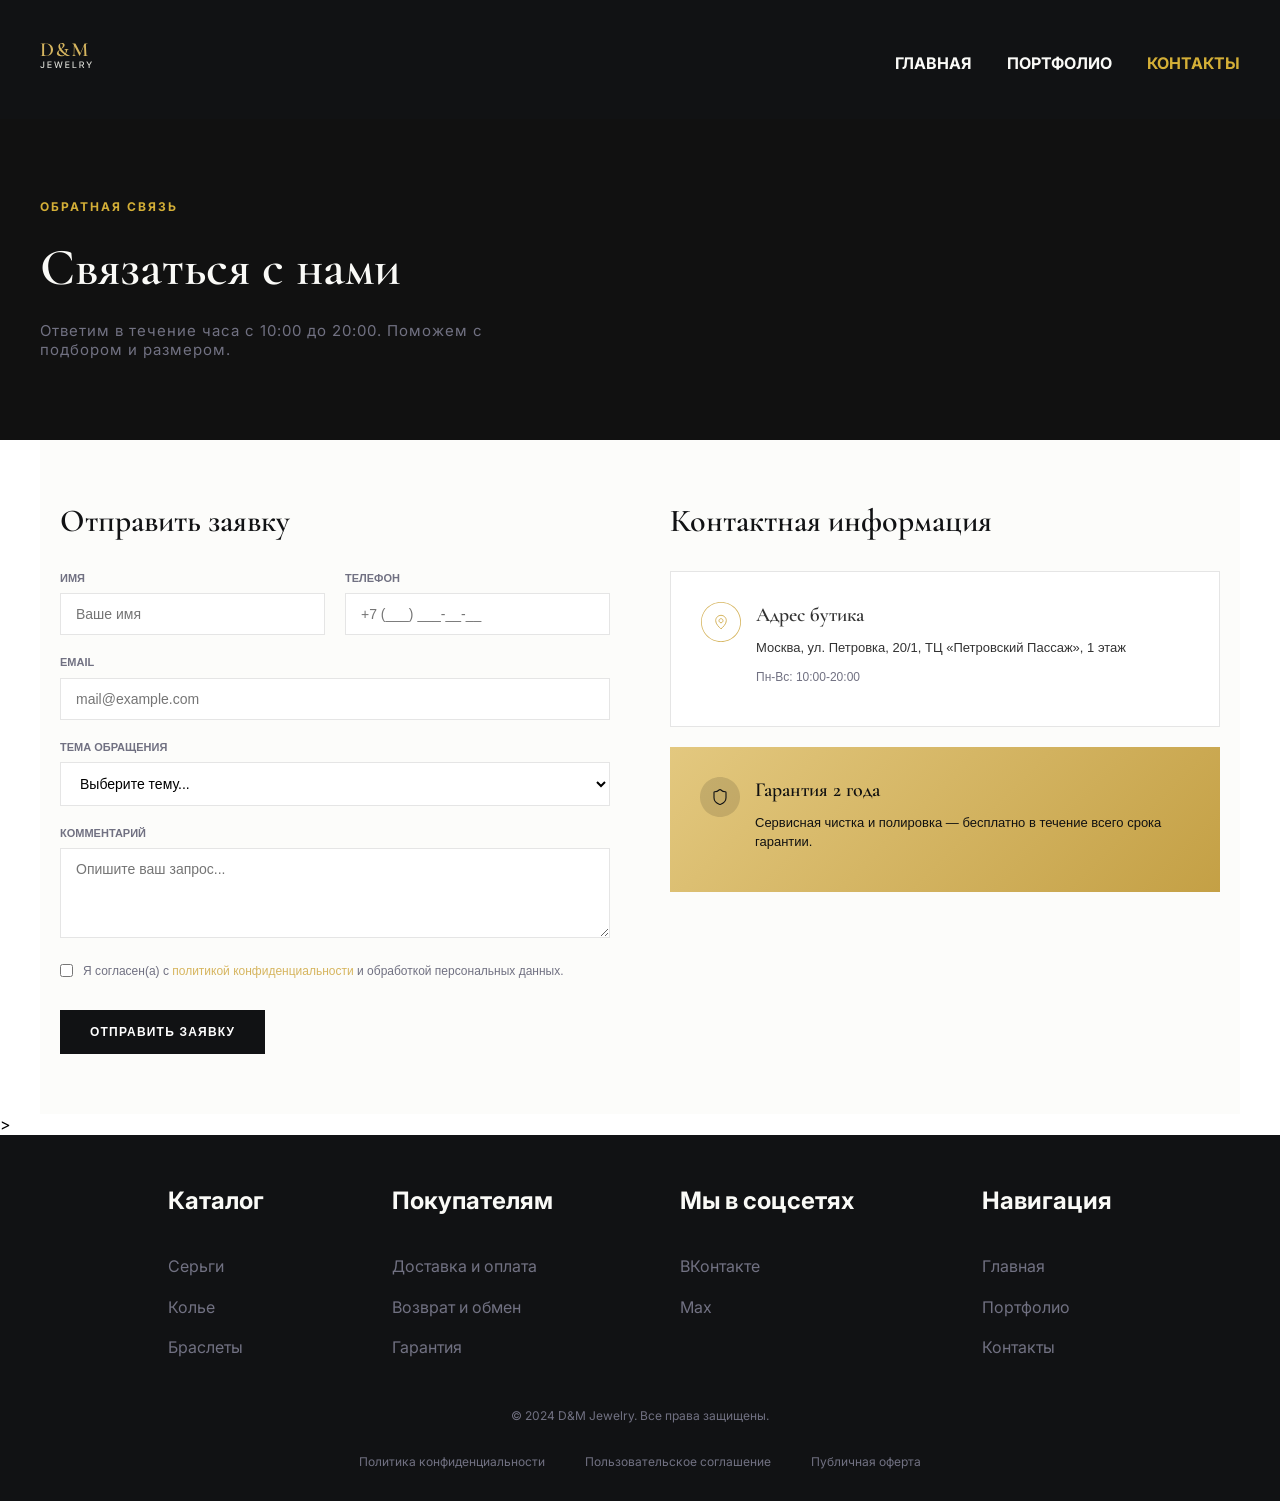
<file: contact.html>
<!DOCTYPE html>
<html lang="en">
<head>
	<meta charset="UTF-8">
	<meta name="viewport" content="width=device-width, initial-scale=1.0">
	<title>Document</title>
	<link rel="preconnect" href="https://fonts.googleapis.com">
<link rel="preconnect" href="https://fonts.gstatic.com" crossorigin>
<link href="https://fonts.googleapis.com/css2?family=Cormorant+Garamond:ital,wght@0,300..700;1,300..700&family=Inter:ital,opsz,wght@0,14..32,100..900;1,14..32,100..900&display=swap" rel="stylesheet">
	<link rel="stylesheet" href="css/style.css">
</head>

<body>
	<div class="wrapper">
	<header class="header">
		<div class="container">
			<div class="header__inner">
				<a href="index.html" class="logo">
					<img src="images/logo.svg" alt="" class="logo__img">
				</a>
<nav class="menu">
  <ul class="menu__list">
    <li class="menu__list-item"><a href="index.html" class="menu__list-link">Главная</a></li>
    <li class="menu__list-item"><a href="portfolio.html" class="menu__list-link">Портфолио</a></li>
    <li class="menu__list-item"><a href="contact.html" class="menu__list-link active">Контакты</a></li>
  </ul>
</nav>

			</div>
		</div>
	</header>
	
	<main class="main">

		
<section class="feedback-section">
    <div class="container">
        <div class="eyebrow">Обратная связь</div>
        <h2 class="title">Связаться с нами</h2>
        <p class="subtitle">Ответим в течение часа с 10:00 до 20:00. Поможем с подбором и размером.</p>
    </div>
</section>


<section class="contact-section">
  <!-- Левая колонка: Форма -->
  <div class="contact-form-wrapper">
    <h2 class="section-title">Отправить заявку</h2>
    <form id="contactForm" class="contact-form">
      
      <div class="form-row">
        <div class="form-group">
          <label for="name">ИМЯ</label>
          <input type="text" id="name" name="name" placeholder="Ваше имя" required>
        </div>
        <div class="form-group">
          <label for="phone">ТЕЛЕФОН</label>
          <input type="tel" id="phone" name="phone" placeholder="+7 (___) ___-__-__" required>
        </div>
      </div>

      <div class="form-group">
        <label for="email">EMAIL</label>
        <input type="email" id="email" name="email" placeholder="mail@example.com" required>
      </div>

      <div class="form-group">
        <label for="subject">ТЕМА ОБРАЩЕНИЯ</label>
        <select id="subject" name="subject">
          <option value="" disabled selected>Выберите тему...</option>
          <option value="consultation">Консультация</option>
          <option value="service">Сервис</option>
        </select>
      </div>

      <div class="form-group">
        <label for="comment">КОММЕНТАРИЙ</label>
        <textarea id="comment" name="comment" rows="4" placeholder="Опишите ваш запрос..."></textarea>
      </div>

      <div class="form-checkbox">
        <input type="checkbox" id="policy" name="policy" required>
        <label for="policy">Я согласен(а) с <a href="#">политикой конфиденциальности</a> и обработкой персональных данных.</label>
      </div>

      <button type="submit" class="submit-btn">ОТПРАВИТЬ ЗАЯВКУ</button>
    </form>
  </div>

  <!-- Правая колонка: Информация -->
  <div class="contact-info-wrapper">
    <h2 class="section-title">Контактная информация</h2>
    
    <div class="info-card border-card">
      <div class="icon"><img src="images/map.svg" alt=""></div>
      <div class="details">
        <h3>Адрес бутика</h3>
        <p>Москва, ул. Петровка, 20/1, ТЦ «Петровский Пассаж», 1 этаж</p>
        <p class="time">Пн-Вс: 10:00-20:00</p>
      </div>
    </div>

    <div class="info-card gold-card">
      <div class="icon"><img src="images/guarantee.svg" alt=""></div>
      <div class="details">
        <h3>Гарантия 2 года</h3>
        <p>Сервисная чистка и полировка — бесплатно в течение всего срока гарантии.</p>
      </div>
    </div>
  </div>
</section>




		
>

	</main>
	
	<footer class="footer">
		<div class="container">
			<nav class="footer__menu">
				<ul class="footer__menu-list">
					<li class="footer__menu-item"><p class="footer__menu-title">Каталог</p></li>
					<li class="footer__menu-item"><a href="#" class="footer__menu-link">Серьги</a></li>
					<li class="footer__menu-item"><a href="#" class="footer__menu-link">Колье</a></li>
					<li class="footer__menu-item"><a href="#" class="footer__menu-link">Браслеты</a></li>
				</ul>
				<ul class="footer__menu-list">
					<li class="footer__menu-item"><p class="footer__menu-title">Покупателям</p></li>
					<li class="footer__menu-item"><a href="#" class="footer__menu-link">Доставка и оплата</a></li>
					<li class="footer__menu-item"><a href="#" class="footer__menu-link">Возврат и обмен</a></li>
					<li class="footer__menu-item"><a href="#" class="footer__menu-link">Гарантия</a></li>
				</ul>
				<ul class="footer__menu-list">
					<li class="footer__menu-item"><p class="footer__menu-title">Мы в соцсетях</p></li>
					<li class="footer__menu-item"><a href="#" class="footer__menu-link">ВКонтакте</a></li>
					<li class="footer__menu-item"><a href="#" class="footer__menu-link">Max</a></li>
				</ul>
				<ul class="footer__menu-list">
					<li class="footer__menu-item"><p class="footer__menu-title">Навигация</p></li>
					<li class="footer__menu-item"><a href="index.html" class="footer__menu-link">Главная</a></li>
					<li class="footer__menu-item"><a href="portfolio.html" class="footer__menu-link">Портфолио</a></li>
					<li class="footer__menu-item"><a href="contact.html" class="footer__menu-link">Контакты</a></li>
				</ul>
			</nav>
			<div class="footer__copy">
				<p class="footer__copy-text">
					© 2024 D&M Jewelry. Все права защищены.
				</p>
			</div>
			<nav class="copy__nav">
				<ul class="copy__nav-list">
					<li class="copy__nav-item"><a href="#" class="copy__nav-link">Политика конфиденциальности</a></li>
					<li class="copy__nav-item"><a href="#" class="copy__nav-link">Пользовательское соглашение</a></li>
					<li class="copy__nav-item"><a href="#" class="copy__nav-link">Публичная оферта</a></li>
				</ul>
			</nav>
		</div>
	</footer>
	</div>
</body>
</html>
</file>
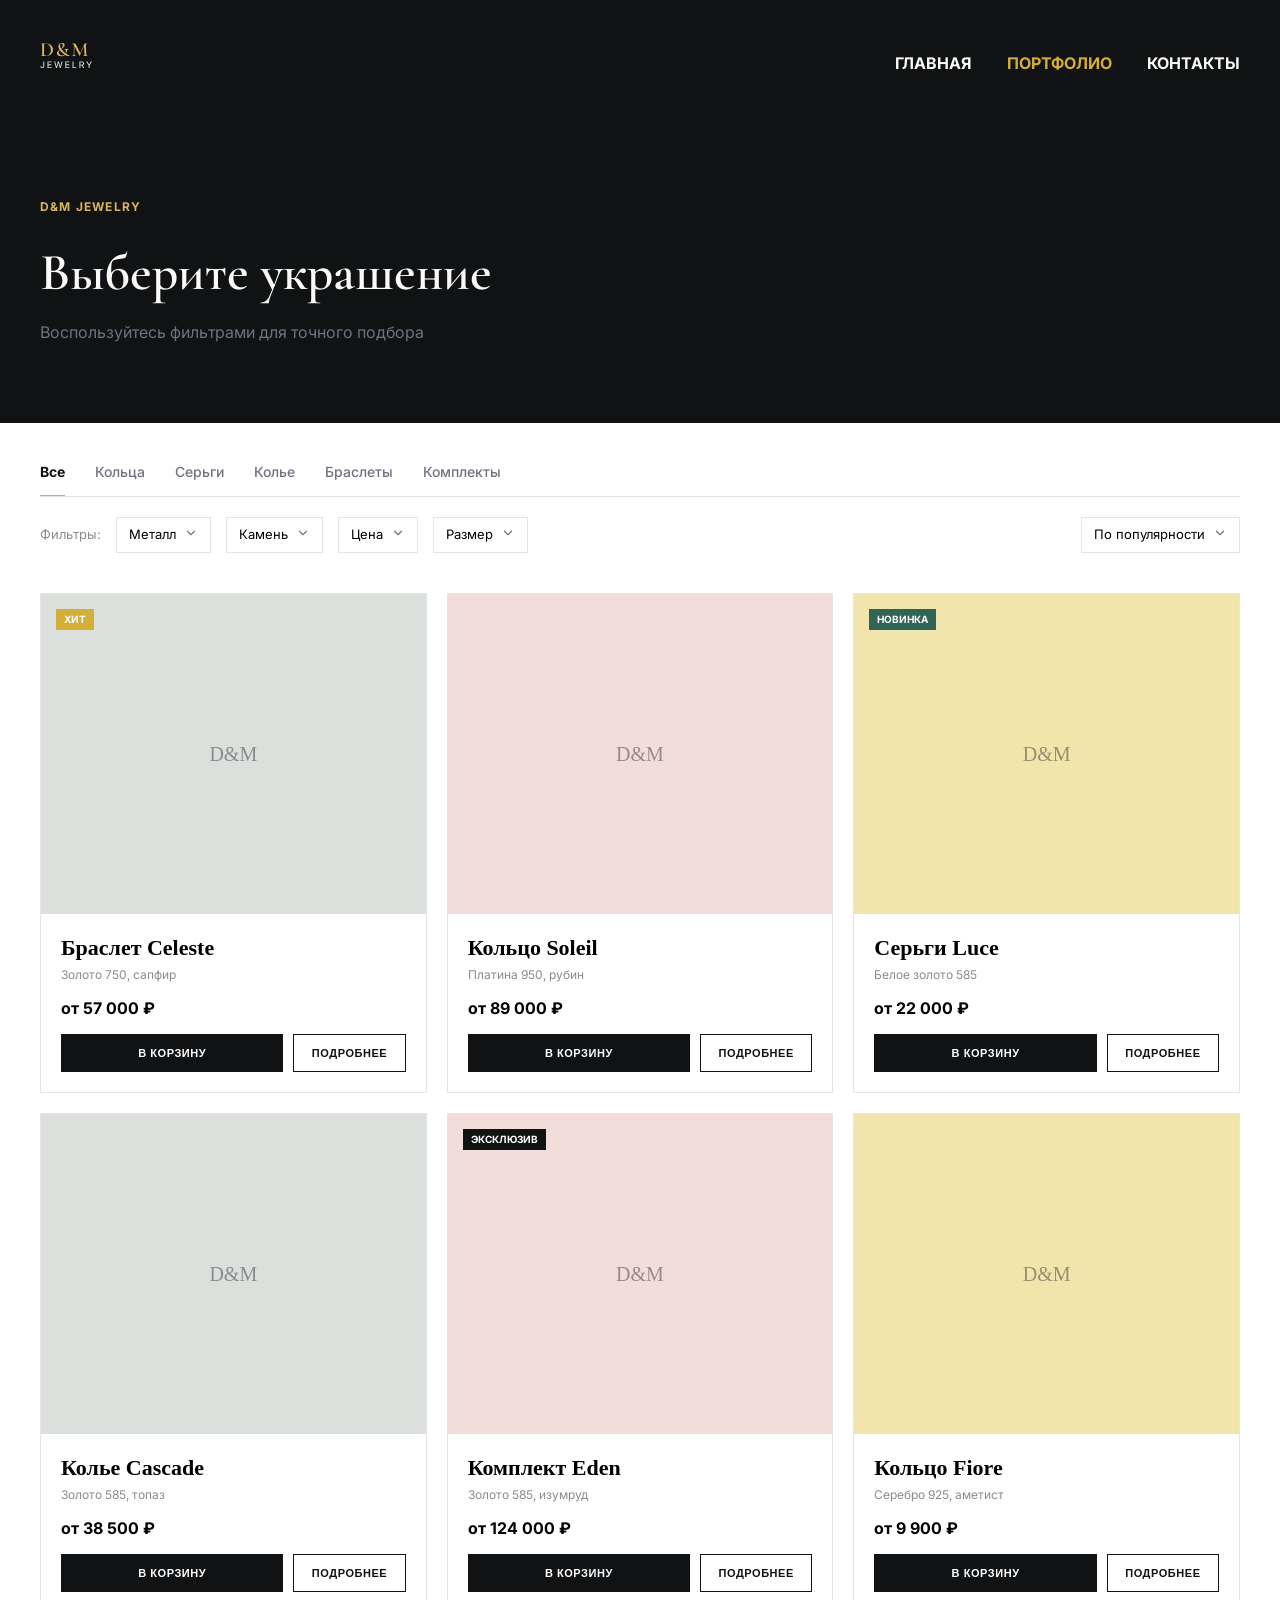
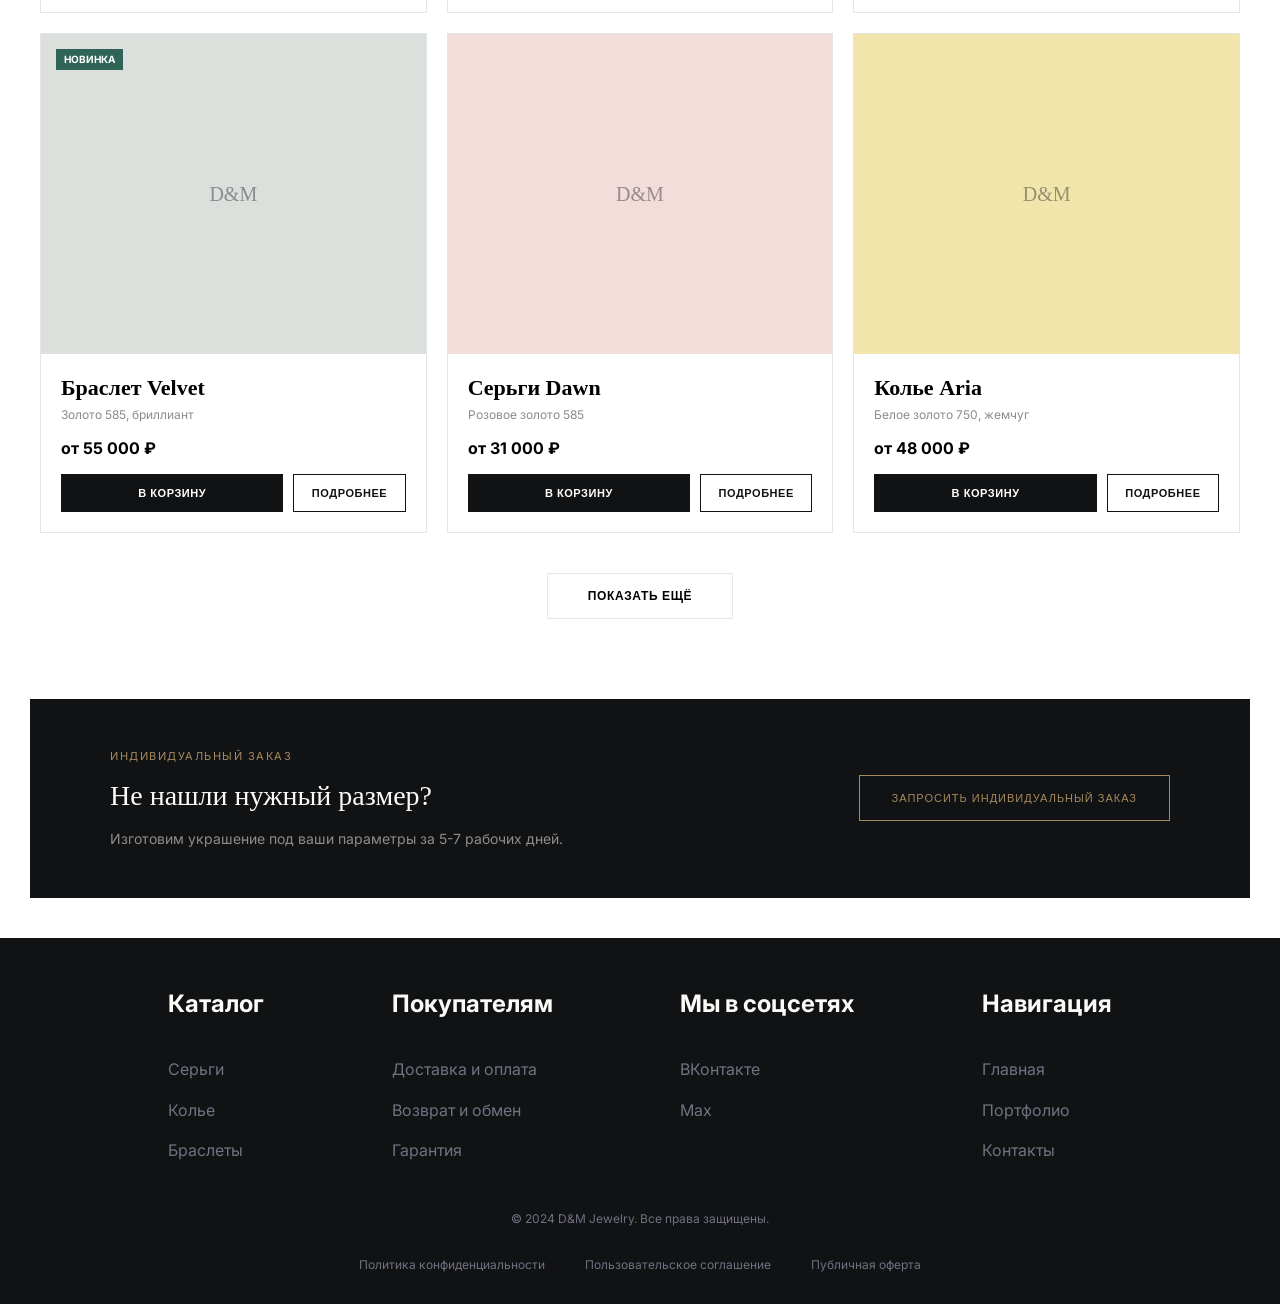
<file: portfolio.html>
<!DOCTYPE html>
<html lang="en">
<head>
	<meta charset="UTF-8">
	<meta name="viewport" content="width=device-width, initial-scale=1.0">
	<title>Document</title>
	<link rel="preconnect" href="https://fonts.googleapis.com">
<link rel="preconnect" href="https://fonts.gstatic.com" crossorigin>
<link href="https://fonts.googleapis.com/css2?family=Cormorant+Garamond:ital,wght@0,300..700;1,300..700&family=Inter:ital,opsz,wght@0,14..32,100..900;1,14..32,100..900&display=swap" rel="stylesheet">
	<link rel="stylesheet" href="css/style.css">
</head>

<body>
	<div class="wrapper">
	<header class="header">
		<div class="container">
			<div class="header__inner">
				<a href="index.html" class="logo">
					<img src="images/logo.svg" alt="" class="logo__img">
				</a>
<nav class="menu">
  <ul class="menu__list">
    <li class="menu__list-item"><a href="index.html" class="menu__list-link">Главная</a></li>
    <li class="menu__list-item"><a href="portfolio.html" class="menu__list-link active">Портфолио</a></li>
    <li class="menu__list-item"><a href="contact.html" class="menu__list-link">Контакты</a></li>
  </ul>
</nav>

			</div>
		</div>
	</header>
	
	<main class="main">
		
<section class="selection-section">
  <div class="container">
    <span class="selection-subtitle">D&M JEWELRY</span>
    <h2 class="selection-title">Выберите украшение</h2>
    <p class="selection-desc">Воспользуйтесь фильтрами для точного подбора</p>
  </div>
</section>


<section class="catalog-section">
  <div class="container">
    
    <!-- Навигация -->
    <ul class="catalog-tabs">
      <li class="tab active" data-filter="all">Все</li>
      <li class="tab" data-filter="rings">Кольца</li>
      <li class="tab" data-filter="earrings">Серьги</li>
      <li class="tab" data-filter="necklaces">Колье</li>
      <li class="tab" data-filter="bracelets">Браслеты</li>
      <li class="tab" data-filter="sets">Комплекты</li>
    </ul>

    <!-- Фильтры -->
    <div class="catalog-filters">
      <div class="filters-left">
        <span class="filter-label">Фильтры:</span>
        <div class="filter-dropdown">Металл <span><img src="images/arrowsvg.svg" alt=""></span></div>
        <div class="filter-dropdown">Камень <span><img src="images/arrowsvg.svg" alt=""></span></div>
        <div class="filter-dropdown">Цена <span><img src="images/arrowsvg.svg" alt=""></span></div>
        <div class="filter-dropdown">Размер <span><img src="images/arrowsvg.svg" alt=""></span></div>
      </div>
      <div class="filters-right">
        <div class="filter-dropdown">По популярности <span><img src="images/arrowsvg.svg" alt=""></span></div>
      </div>
    </div>

    <div class="products-grid">
      
      <div class="product-card" data-category="bracelets">
        <div class="product-img-wrapper" style="background-color: #DCE0DD;">
          <span class="badge badge-hit">ХИТ</span>
          <button class="btn-fav">♡</button>
          <span class="img-placeholder">D&M</span>
        </div>
        <div class="product-info">
          <h3 class="product-title">Браслет Celeste</h3>
          <p class="product-desc">Золото 750, сапфир</p>
          <p class="product-price">от 57 000 ₽</p>
        </div>
        <div class="product-actions">
          <button class="btn-cart">В КОРЗИНУ</button>
          <button class="btn-more">ПОДРОБНЕЕ</button>
        </div>
      </div>

      <!-- 2 -->
      <div class="product-card" data-category="rings">
        <div class="product-img-wrapper" style="background-color: #F3DDDB;">
          <button class="btn-fav">♡</button>
          <span class="img-placeholder">D&M</span>
        </div>
        <div class="product-info">
          <h3 class="product-title">Кольцо Soleil</h3>
          <p class="product-desc">Платина 950, рубин</p>
          <p class="product-price">от 89 000 ₽</p>
        </div>
        <div class="product-actions">
					      <button class="btn-cart">В КОРЗИНУ</button>
          <button class="btn-more">ПОДРОБНЕЕ</button>
        </div>
      </div>

      <!-- 3 -->
      <div class="product-card" data-category="earrings">
        <div class="product-img-wrapper" style="background-color: #F1E5AB;">
          <span class="badge badge-new">НОВИНКА</span>
          <button class="btn-fav">♡</button>
          <span class="img-placeholder">D&M</span>
        </div>
        <div class="product-info">
          <h3 class="product-title">Серьги Luce</h3>
          <p class="product-desc">Белое золото 585</p>
          <p class="product-price">от 22 000 ₽</p>
        </div>
        <div class="product-actions">
          <button class="btn-cart">В КОРЗИНУ</button>
          <button class="btn-more">ПОДРОБНЕЕ</button>
        </div>
      </div>

      <!-- 4 -->
      <div class="product-card" data-category="necklaces">
        <div class="product-img-wrapper" style="background-color: #DCE0DD;">
          <button class="btn-fav">♡</button>
          <span class="img-placeholder">D&M</span>
        </div>
        <div class="product-info">
          <h3 class="product-title">Колье Cascade</h3>
          <p class="product-desc">Золото 585, топаз</p>
          <p class="product-price">от 38 500 ₽</p>
        </div>
        <div class="product-actions">
          <button class="btn-cart">В КОРЗИНУ</button>
          <button class="btn-more">ПОДРОБНЕЕ</button>
        </div>
      </div>

      <!-- 5 -->
      <div class="product-card" data-category="sets">
        <div class="product-img-wrapper" style="background-color: #F3DDDB;">
          <span class="badge badge-sale">ЭКСКЛЮЗИВ</span>
          <button class="btn-fav">♡</button>
          <span class="img-placeholder">D&M</span>
        </div>
        <div class="product-info">
          <h3 class="product-title">Комплект Eden</h3>
          <p class="product-desc">Золото 585, изумруд</p>
          <p class="product-price">от 124 000 ₽</p>
        </div>
        <div class="product-actions">
          <button class="btn-cart">В КОРЗИНУ</button>
          <button class="btn-more">ПОДРОБНЕЕ</button>
        </div>
      </div>

      <!-- 6 -->
      <div class="product-card" data-category="rings">
        <div class="product-img-wrapper" style="background-color: #F1E5AB;">
          <button class="btn-fav">♡</button>
          <span class="img-placeholder">D&M</span>
        </div>
        <div class="product-info">
          <h3 class="product-title">Кольцо Fiore</h3>
          <p class="product-desc">Серебро 925, аметист</p>
          <p class="product-price">от 9 900 ₽</p>
        </div>
        <div class="product-actions">
          <button class="btn-cart">В КОРЗИНУ</button>
          <button class="btn-more">ПОДРОБНЕЕ</button>
        </div>
      </div>

      <!-- 7 -->
      <div class="product-card" data-category="bracelets">
        <div class="product-img-wrapper" style="background-color: #DCE0DD;">
          <span class="badge badge-new">НОВИНКА</span>
          <button class="btn-fav">♡</button>
          <span class="img-placeholder">D&M</span>
        </div>
        <div class="product-info">
          <h3 class="product-title">Браслет Velvet</h3>
          <p class="product-desc">Золото 585, бриллиант</p>
          <p class="product-price">от 55 000 ₽</p>
        </div>
        <div class="product-actions">
          <button class="btn-cart">В КОРЗИНУ</button>
          <button class="btn-more">ПОДРОБНЕЕ</button>
        </div>
      </div>

      <!-- 8 -->
      <div class="product-card" data-category="earrings">
        <div class="product-img-wrapper" style="background-color: #F3DDDB;">
          <button class="btn-fav">♡</button>
          <span class="img-placeholder">D&M</span>
        </div>
        <div class="product-info">
          <h3 class="product-title">Серьги Dawn</h3>
          <p class="product-desc">Розовое золото 585</p>
          <p class="product-price">от 31 000 ₽</p>
        </div>
        <div class="product-actions">
          <button class="btn-cart">В КОРЗИНУ</button>
          <button class="btn-more">ПОДРОБНЕЕ</button>
        </div>
      </div>

      <!-- 9 -->
      <div class="product-card" data-category="necklaces">
        <div class="product-img-wrapper" style="background-color: #F1E5AB;">
          <button class="btn-fav">♡</button>
          <span class="img-placeholder">D&M</span>
        </div>
        <div class="product-info">
          <h3 class="product-title">Колье Aria</h3>
          <p class="product-desc">Белое золото 750, жемчуг</p>
          <p class="product-price">от 48 000 ₽</p>
        </div>
        <div class="product-actions">
          <button class="btn-cart">В КОРЗИНУ</button>
          <button class="btn-more">ПОДРОБНЕЕ</button>
        </div>
      </div>

    </div>

    <!-- Кнопка Показать еще -->
    <div class="load-more-container">
      <button class="btn-load-more">ПОКАЗАТЬ ЕЩЁ</button>
    </div>

  </div>
</section>



<section class="custom-order-banner">
    <div class="content">
        <span class="subtitle">Индивидуальный заказ</span>
        <h2 class="title">Не нашли нужный размер?</h2>
        <p class="desc">Изготовим украшение под ваши параметры за 5-7 рабочих дней.</p>
    </div>
    <div class="action">
        <button class="btn-outline">Запросить индивидуальный заказ</button>
    </div>
</section>







	</main>
	
	<footer class="footer">
		<div class="container">
			<nav class="footer__menu">
				<ul class="footer__menu-list">
					<li class="footer__menu-item"><p class="footer__menu-title">Каталог</p></li>
					<li class="footer__menu-item"><a href="#" class="footer__menu-link">Серьги</a></li>
					<li class="footer__menu-item"><a href="#" class="footer__menu-link">Колье</a></li>
					<li class="footer__menu-item"><a href="#" class="footer__menu-link">Браслеты</a></li>
				</ul>
				<ul class="footer__menu-list">
					<li class="footer__menu-item"><p class="footer__menu-title">Покупателям</p></li>
					<li class="footer__menu-item"><a href="#" class="footer__menu-link">Доставка и оплата</a></li>
					<li class="footer__menu-item"><a href="#" class="footer__menu-link">Возврат и обмен</a></li>
					<li class="footer__menu-item"><a href="#" class="footer__menu-link">Гарантия</a></li>
				</ul>
				<ul class="footer__menu-list">
					<li class="footer__menu-item"><p class="footer__menu-title">Мы в соцсетях</p></li>
					<li class="footer__menu-item"><a href="#" class="footer__menu-link">ВКонтакте</a></li>
					<li class="footer__menu-item"><a href="#" class="footer__menu-link">Max</a></li>
				</ul>
				<ul class="footer__menu-list">
					<li class="footer__menu-item"><p class="footer__menu-title">Навигация</p></li>
					<li class="footer__menu-item"><a href="index.html" class="footer__menu-link">Главная</a></li>
					<li class="footer__menu-item"><a href="portfolio.html" class="footer__menu-link">Портфолио</a></li>
					<li class="footer__menu-item"><a href="contact.html" class="footer__menu-link">Контакты</a></li>
				</ul>
			</nav>
			<div class="footer__copy">
				<p class="footer__copy-text">
					© 2024 D&M Jewelry. Все права защищены.
				</p>
			</div>
			<nav class="copy__nav">
				<ul class="copy__nav-list">
					<li class="copy__nav-item"><a href="#" class="copy__nav-link">Политика конфиденциальности</a></li>
					<li class="copy__nav-item"><a href="#" class="copy__nav-link">Пользовательское соглашение</a></li>
					<li class="copy__nav-item"><a href="#" class="copy__nav-link">Публичная оферта</a></li>
				</ul>
			</nav>
		</div>
	</footer>
	</div>
</body>
</html>
</file>
<file: css/style.css>
html {
	box-sizing: border-box;
}

*, *::after, *::before{
	box-sizing: inherit;
	margin: 0;
	padding: 0;
}

html,
body{
	height: 100%;
}

ul {
  list-style-type: none;
}

a {
  text-decoration: none;
  color: inherit;
}

body {
  font-family: "Inter", sans-serif;
  font-size: 16px;
  font-weight: 400;
	line-height: 1.3;
}

.wrapper{
	min-height: 100%;
	display: flex;
	flex-direction: column;
}

.container {
	max-width: 1220px;
	margin: 0 auto;
	padding: 0 10px;
}

.header{
background-color: #111214;
}

.header-main{
	background-color: transparent;
	z-index: 10;
}

.header__inner{
	padding-top: 40px;
	padding-bottom: 45px;
	display: flex;
	justify-content: space-between;
	align-items: flex-end;
}

.menu__list{
	display: flex;
	gap: 35px;
}

.menu__list-link{
	color: #FAFAF7;
	text-transform: uppercase;
	font-weight: 700;
}


.menu__list-link {
  transition: color 0.3s ease;
}


.menu__list-link:hover {
  color: #C1A661; /* Замените HEX на ваш точный золотой цвет */
}


.menu__list-link.active {
  color: #D4AF37;
}



@media (max-width: 768px) {
  .header__inner {
    padding-top: 20px;
    padding-bottom: 25px;
    align-items: center; 
  }
  
  .menu__list {
    gap: 20px; 
  }
}

@media (max-width: 480px) {
  .header__inner {
    flex-direction: column; 
    gap: 20px;
  }
  
  .menu__list {
    gap: 15px;
    flex-wrap: wrap; 
    justify-content: center;
  }
  
  .menu__list-link {
    font-size: 14px; 
  }
}

.footer{
	background-color: #111214;
	padding: 50px 0 32px;
	color: #FAFAF7;
}

.footer__menu{
	display: flex;
	justify-content:space-evenly;
	margin-bottom: 50px;
}

.footer__menu-list{
	max-width: 250px;
}

.footer__menu-title{
	font-size: 24px;
	font-weight: 700;
	padding-bottom: 20px;
}

.footer__menu-link{
	color: #717182;
}

.footer__menu-item + .footer__menu-item{
	padding-top: 20px;
}

.footer__copy{
	max-width: 560px;
	margin: 0 auto 30px;
	text-align: center;
	font-size: 12px;
	color: #717182;
}

.copy__nav-list{
	display: flex;
	justify-content: center;
	gap: 40px;
	font-size: 12px;
	color: #717182;
}

.main{
	flex-grow: 1;
}

.section{
	position: relative;
	z-index: -1;
	min-height: 100vh;
	background: transparent;
}

.top{
	padding-top: 150px;
	text-align: left;
	padding-top: 105px;
	padding-bottom: 50px;
}

.top__subtitle {
  color: #D6B55F; 
  font-size: 12px;
  text-transform: uppercase;
  margin-bottom: 20px;
}

.title {
  color: #FAFAF7;
  font-family: 'Cormorant Garamond', serif; 
  font-size: 52px;
  font-weight: 800;
  max-width: 600px;
  margin-bottom: 30px;
}

.top__text {
  color:#D9D9D3;
  font-size: 16px;
  max-width: 500px;
  margin-bottom: 40px;
}

.top__link{
	background-color: #111214;
	color: #FAFAF7;
	padding: 15px;
	max-width: 230px;
	width: 100%;
	display: inline-block;
	text-transform: uppercase;
	font-size: 13px;
	font-weight: 500;
	text-align: center;
	z-index: 15;
	position: relative;
	  transition: color 0.3s ease;
}

.top__link:hover {
  background-color: #333; 
}


@media (max-width: 768px) {
  .footer__menu {
    flex-wrap: wrap;
    gap: 40px 20px;
  }
  
  .footer__menu-list {
    flex: 1 1 40%; 
    max-width: none;
  }

  .copy__nav-list {
    flex-wrap: wrap; 
    gap: 20px;
  }
}

@media (max-width: 480px) {
  .footer__menu {
    flex-direction: column; 
    align-items: center;
    text-align: center;
    gap: 40px;
  }

  .footer__menu-list {
    flex: 1 1 100%;
  }

  .copy__nav-list {
    flex-direction: column; 
    align-items: center;
    gap: 15px;
  }
}

.slider {
  position: absolute;
  top: 0;
  left: 0;
  width: 100%;
  height: 100vh; 
  max-width: none; 
  margin: 0; 
	overflow: hidden;
}

.slides {
    display: flex;
    transition: transform 0.5s ease;
}

.slide {
    min-width: 100%;
    display: none;
}

.slide.active {
    display: block;
}

.slide img {
    width: 100%;
    height: 100vh;
    object-fit: cover;
		object-position: 80% 90%;
		z-index: -1;
		position: absolute;
}

.prev, .next {
    position: absolute;
    top: 50%;
    transform: translateY(-50%);
    background: rgba(0,0,0,0.5);
    color: white;
    border: none;
    padding: 15px;
    cursor: pointer;
    font-size: 18px;
		z-index: 10;
}

.prev { left: 10px; }
.next { right: 10px; }

.dots {
    position: absolute;
    bottom: 20px;
    left: 50%;
    transform: translateX(-50%);
    display: flex;
    gap: 10px;
}

.dot {
    width: 12px;
    height: 12px;
    border-radius: 50%;
    background: #ccc;
    cursor: pointer;
}

.dot.active {
    background: #007bff;
}


.slider::after {
  content: "";
  position: absolute;
  top: 0;
  left: 0;
  width: 100%;
  height: 100%;
  background: linear-gradient(to bottom, rgba(0, 0, 0, 0.4), rgba(102, 102, 102, 0.4));
  z-index: -1; 
  pointer-events: none; 
	
}

.slides {
    display: flex;
    transition: transform 0.5s ease-in-out;
		min-width: 100%;
    flex-shrink: 0;
}

.slide {
    min-width: 100%;
    flex-shrink: 0;
		transition: transform 0.3s ease-in-out;
}


.advantages {
  background-color: #fcfcfb; 
  padding: 80px 20px;
  font-family: "Cormorant Garamond", sans-serif;
  color: #111214;
  margin-top: 200px; 
  position: relative;
  z-index: 10;
}

.container {
  max-width: 1220px;
  margin: 0 auto;
}

.advantages-header {
  text-align: center;
  margin-bottom: 50px;
}

.advantages-header h2 {
  font-weight: 600;
	font-size: 54px;
  margin-bottom: 12px;
}

.advantages-header p {
  color: #888;
  font-size: 20px;
}

.advantages-grid {
  display: grid;
  grid-template-columns: repeat(4, 1fr);
  gap: 20px;
}


.adv-card {
  background: #FAFAF7;
  border: 1px solid #D6B55F;
  padding: 40px 30px;
  display: flex;
  flex-direction: column;
}

.adv-icon {
  width: 44px;
  height: 44px;
  display: flex;
  align-items: center;
  justify-content: center;
  font-size: 20px;
  margin-bottom: 25px;
}

.adv-card h3 {
  font-family: "Cormorant Garamond", serif;
  font-size: 20px;
  font-weight: 600;
  margin-bottom: 15px;
  line-height: 1.3;
}

.adv-card p {
  color: #777;
  font-size: 13px;
  line-height: 1.6;
}

@media (max-width: 992px) {
  .advantages-grid {
    grid-template-columns: repeat(2, 1fr);
  }
}

@media (max-width: 576px) {
  .advantages-grid {
    grid-template-columns: 1fr;
  }
}



.how-it-works {
  background-color: #111214; 
  color: #FAFAF7;
  padding: 80px 20px;
  font-family: 'Intel', sans-serif; 
}
.how-it-works .container {
  max-width: 1220px;
  margin: 0 auto;
}


.section-header {
  text-align: center;
  margin-bottom: 70px;
}

.section-header h2 {
  font-family: 'Cormorant Garamond', serif; 
  font-size: 54px;
  font-weight: 600;
  margin-bottom: 10px;
}

.section-header p {
  color: #717182;
  font-size: 16px;
}

.steps {
  display: flex;
  justify-content: space-between;
  align-items: flex-start;
  gap: 20px;
}

.step {
  flex: 1;
  text-align: center;
  position: relative;
}


.step:not(:last-child)::after {
  content: "›";
  position: absolute;
  top: 10px;
  right: -15px;
  color: #333;
  font-size: 24px;
}

.step-number {
  font-family: 'Cormorant Garamond', serif;
  font-size: 48px;
  color: #D6B55F; 
  margin-bottom: 20px;
	font-size: 600;
}

.step-title {
  font-size: 22px;
  font-weight: 600;
  margin-bottom: 12px;
	  font-family: 'Cormorant Garamond', serif;
}

.step-desc {
  color: #777;
  font-size: 14px;
  line-height: 1.5;
  max-width: 220px;
  margin: 0 auto;
}

@media (max-width: 768px) {
  .steps {
    flex-direction: column;
    gap: 40px;
  }
  
  .step:not(:last-child)::after {
    display: none; 
  }
}


.about {
  background-color: #fcfbfa; 
  padding: 80px 20px;
  font-family: 'Inter', sans-serif;
}

.about .container {
  max-width: 1220px;
  margin: 0 auto;
  display: flex;
  align-items: center;
  gap: 60px;
}


.about-content {
  flex: 1;
}

.subtitle {
  display: block;
  font-size: 12px;
  color: #D6B55F;
  text-transform: uppercase;
  letter-spacing: 1px;
  margin-bottom: 15px;
}

.about-content h2 {
  font-family: 'Cormorant Garamond', serif;
  font-size: 52px;
  font-weight: 600;
  color: #111214;
  margin-bottom: 25px;
}

.about-content p {
  color: #717182;
  font-size: 15px;
  line-height: 1.6;
  margin-bottom: 20px;
}


.btn {
  display: inline-block;
  margin-top: 10px;
  padding: 14px 28px;
  border: 1px solid #D6B55F;
  color: #717182;
  text-decoration: none;
  font-size: 12px;
  font-weight: bold;
  text-transform: uppercase;
  letter-spacing: 1px;
  transition: all 0.3s ease;
}

.btn:hover {
  background-color: #D6B55F;
  color: #FAFAF7;
}


.about-image {
  flex: 1;
}


.about-image img {
  width: 100%;
  height: auto;
  display: block;
}


.image-placeholder {
  width: 100%;
  aspect-ratio: 4 / 3;
  background-color: #ebd6d1; 
  display: flex;
  justify-content: center;
  align-items: center;
  color: #d1b5b0;
  font-family: 'Cormorant Garamond', serif;
}


@media (max-width: 768px) {
  .about .container {
    flex-direction: column;
    gap: 40px;
  }
}



.important-things {
  background-color: #FAFAF7; 
  padding: 80px 20px;
  font-family: "Inter", sans-serif;
  color: #333;
}

.important-things .container {
  max-width: 1200px;
  margin: 0 auto;
}

/* Заголовок */
.important-things .section-header {
  text-align: center;
  margin-bottom: 50px;
}

.important-things .section-header h2 {
  font-family: 'Cormorant Garamond', serif;
  font-size: 52px;
  font-weight: normal;
  margin-bottom: 12px;
  color: #111214;
}

.important-things .section-header p {
  color: #717182;
  font-size: 15px;
  margin: 0;
}


.features-grid {
  display: grid;
  grid-template-columns: repeat(4, 1fr);
  gap: 20px;
  margin-bottom: 50px;
}

.feature-card {
  background: #FAFAF7;
  border: 1px solid #D9D9D3;
  padding: 30px;
  display: flex;
  flex-direction: column;
}

.important-things .step-number {
  font-family: 'Cormorant Garamond', serif;
  font-size: 40px;
  color: #D9D9D3;
  margin-bottom: 25px;
}

.feature-card h3 {
  font-family: 'Cormorant Garamond', serif;
  font-size: 28px;
  font-weight: 600;
  margin: 0 0 15px 0;
  color: #222;
}

.feature-card p {
  font-size: 13px;
  color: #717182;
  line-height: 1.5;
  margin: 0;
}


.cta-banner {
  background: linear-gradient(90deg, #d8b871, #f2e2bd, #d8b871);
  padding: 40px 50px;
  display: flex;
  justify-content: space-between;
  align-items: center;
}

.cta-content h3 {
  font-family: 'Cormorant Garamond', serif;
  font-size: 28px;
  font-weight: 600;
  margin: 0 0 10px 0;
  color: #111214;
}

.cta-content p {
  font-size: 14px;
  color: #444;
  margin: 0;
}

.btn-black {
  background: #111;
  color: #fff;
  text-decoration: none;
  padding: 16px 32px;
  font-size: 12px;
  text-transform: uppercase;
  letter-spacing: 1px;
  transition: background 0.3s;
}

.btn-black:hover {
  background: #333;
}

@media (max-width: 992px) {
  .features-grid {
    grid-template-columns: repeat(2, 1fr);
  }
}

@media (max-width: 768px) {
  .cta-banner {
    flex-direction: column;
    text-align: center;
    gap: 30px;
    padding: 40px 20px;
  }
}

@media (max-width: 576px) {
  .features-grid {
    grid-template-columns: 1fr;
  }
}


.model-section {
  background-color: #111214;
  padding: 80px 0;
  text-align: center;
  color: #ffffff;
}

.model-title {
  font-family: "Cormorant Garamond", serif;
  font-size: 52px;
  font-weight: 600;
  margin-bottom: 10px;
	text-align: center; 
}

.model-subtitle {
  font-size: 14px;
  color: #717182;
  margin-bottom: 40px;
	text-align: center; 
}

#ring-3d {
  width: 100%;
  max-width: 800px;
  height: 500px;
  margin: 0 auto;
  background-color: #111214; 
  border-radius: 4px;
  overflow: hidden;
  cursor: grab;
}

#ring-3d:active {
  cursor: grabbing;
}




.selection-section {
  background-color: #111214;
  padding: 80px 0;
}

.container {
  max-width: 1220px;
  margin: 0 auto;
  padding: 0 10px;
}

.selection-subtitle {
  display: block;
  font-size: 12px;
  font-weight: 700;
  color: #D6B55F;
  letter-spacing: 0.1em;
  margin-bottom: 25px;
	text-transform: none;
}

.selection-title {
  font-family: 'Cormorant Garamond', serif;
  font-size: 52px;
  font-weight: 600;
  color: #FAFAF7;
  margin: 0 0 15px 0;
}

.selection-desc {
  color: #717182; 
  margin: 0;
}

@media (max-width: 768px) {
  .selection-title {
    font-size: 36px;
  }
  .selection-section {
    padding: 50px 0;
  }
}

.catalog-section { 
	padding: 40px 0;
 }

.container { 
	max-width: 1220px; 
	margin: 0 auto; 
	padding: 0 15px;
}

/* Табы */
.catalog-tabs {
  display: flex;
	 list-style: none;
	  padding: 0;
		 margin: 0 0 20px 0;
  border-bottom: 1px solid #E5E5E5;
	 gap: 30px; 
	 overflow-x: auto;
}
.tab {
  font-size: 14px; 
	font-weight: 500;
	 color: #717182;
  padding-bottom: 15px;
	 cursor: pointer; white-space: nowrap;
  position: relative; transition: 0.3s;
}
.tab:hover { color: #111214; }
.tab.active { color: #111214; font-weight: 700; }
.tab.active::after {
  content: ''; position: absolute; bottom: -1px; left: 0;
  width: 100%; height: 2px; background-color: #D4AF37;
}


.catalog-filters {
  display: flex; justify-content: space-between; align-items: center;
  margin-bottom: 40px; flex-wrap: wrap; gap: 15px;
}
.filters-left, .filters-right { 
	display: flex;
	 gap: 15px;
	  flex-wrap: wrap;
		 align-items: center;
		 }
.filter-label { font-size: 13px; color: #8A8B8F; }
.filter-dropdown {
  border: 1px solid #E5E5E5;
	 padding: 8px 12px;
	  font-size: 13px;
  cursor: pointer; background: #FFF;
	 display: flex; 
	 gap: 8px;
	 align-items: center;
}


.products-grid {
  display: grid;
  grid-template-columns: repeat(3, 1fr);
  gap: 20px;
}

/* Карточка */
.product-card {
  background: #FFF; border: 1px solid #E5E5E5; display: flex;
  flex-direction: column; transition: 0.3s;
}
.product-card:hover { box-shadow: 0 4px 15px rgba(0,0,0,0.05); }

.product-img-wrapper { position: relative; height: 320px; display: flex; align-items: center; justify-content: center; }
.img-placeholder { font-family: serif; color: rgba(17,18,20,0.4); font-size: 20px; }

.badge { position: absolute; top: 15px; left: 15px; color: #FFF; font-size: 10px; font-weight: 700; padding: 4px 8px; }
.badge-new { background-color: #2F6456; }
.badge-hit { background-color: #D4AF37; }
.badge-sale { background-color: #111214; }

.btn-fav {
  position: absolute; top: 15px; right: 15px; background: #FFF;
  border: none; border-radius: 50%; width: 32px; height: 32px;
  cursor: pointer; font-size: 18px; color: #8A8B8F;
  opacity: 0; visibility: hidden; transition: 0.3s ease;
}
.product-card:hover .btn-fav { opacity: 1; visibility: visible; }
.btn-fav:hover { color: #D4AF37; }

/* Информация */
.product-info { padding: 20px 20px 15px; }
.product-title { font-family: serif; font-size: 22px; margin: 0 0 5px 0; }
.product-desc { font-size: 12px; color: #8A8B8F; margin: 0 0 15px 0; }
.product-price { font-size: 16px; font-weight: 700; margin: 0; }

/* Кнопки карточки */
.product-actions { display: flex; padding: 0 20px 20px; gap: 10px; margin-top: auto; }
.btn-cart, .btn-more {
  flex: 1; font-size: 11px; font-weight: 700; letter-spacing: 0.05em;
  padding: 12px 0; cursor: pointer; border: 1px solid #111214; transition: 0.3s;
}
.btn-cart {
	 background: #111214; color: #FFF; flex: 2;
	 }
.btn-more { 
	background: transparent; color: #111214;
 }
.btn-more:hover {
	 background: #F5F5F5; }

/* Кнопка "Показать еще" */
.load-more-container { 
	text-align: center; margin-top: 40px;
 }
.btn-load-more {
  background: transparent;
	 border: 1px solid #E5E5E5; 
	 padding: 15px 40px;
  font-size: 12px; 
	font-weight: 700; 
	cursor: pointer; transition: 0.3s;
	 letter-spacing: 0.05em;
}

/* Выравнивание текста и стрелок в фильтрах по центру */
.filter-dropdown {
  border: 1px solid #E5E5E5; 
  padding: 8px 12px; 
  font-size: 13px;
  cursor: pointer; 
  background: #FFF; 
  display: flex; 
  align-items: center; /* Центрирует элементы по вертикали */
  gap: 8px;
}

/* Выравнивание иконки и текста в кнопке "В корзину" */
.btn-cart { 
  background: #111214; 
  color: #FFF; 
  flex: 2; 
  display: flex;
  align-items: center;
  justify-content: center;
  gap: 8px;
}

.btn-more:hover,
.btn-load-more:hover { 
  background-color: #FFF8EB; 
  border-color: #D4AF37;
  color: #111214;
}



@media (max-width: 992px) {
  .products-grid { grid-template-columns: repeat(2, 1fr); }
  .product-img-wrapper { height: 280px; }
  .btn-fav { opacity: 1; visibility: visible; } 
}

@media (max-width: 576px) {
  .products-grid { grid-template-columns: 1fr; }
  .catalog-filters { flex-direction: column; align-items: flex-start; }
  .filters-left { width: 100%; justify-content: flex-start; }
  .filters-right { width: 100%; margin-top: 10px; }
  .filter-dropdown { flex: 1; justify-content: space-between; }
}


.filter-toggle {
  display: flex !important;
  align-items: center !important; 
  line-height: 1; 
}

.filter-toggle svg {
  display: block;
  margin: 0;
}

.btn-cart:hover {
	background-color: #333333; 
  color: #ffffff; 
}


.custom-order-banner {
    background-color: #111214;
    display: flex;
    justify-content: space-between;
    align-items: center;
    padding: 50px 80px;
    color: #ffffff;
    box-sizing: border-box;
		max-width: 1220px;
		width: 100%;
		margin: 40px auto;
}

.custom-order-banner .content {
    max-width: 60%;
}

.custom-order-banner .subtitle {
    display: block;
    color: #A68A5E;
    font-size: 11px;
    text-transform: uppercase;
    letter-spacing: 1.5px;
    margin-bottom: 15px;
}

.custom-order-banner .title {
    font-family: 'Georgia', serif; /* Замените на ваш шрифт с засечками */
    font-size: 28px;
    font-weight: 400;
    margin: 0 0 15px 0;
}

.custom-order-banner .desc {
    color: #8D8D8D;
    font-size: 14px;
    margin: 0;
}

.btn-outline {
    background: transparent;
    padding: 16px 32px;
    border: 1px solid #A68A5E;
    color: #A68A5E;
    text-transform: uppercase;
    font-size: 11px;
    letter-spacing: 1px;
    cursor: pointer;
    transition: all 0.3s ease;
}

.btn-outline:hover {
    background-color: #A68A5E;
    color: #141414;
}

/* Адаптив для мобильных устройств */
@media (max-width: 768px) {
    .custom-order-banner {
        flex-direction: column;
        align-items: flex-start;
        padding: 40px 20px;
        gap: 30px;
    }
    .custom-order-banner .content {
        max-width: 100%;
    }
    .btn-outline {
        width: 100%;
    }
}


/* Базовые стили (Десктоп) */
.feedback-section {
    background-color: #111111;
    padding: 80px 0px;
		display: flex;
		justify-content: center;
}

.container {
    max-width: 1220px;
    margin: 0 auto;
    padding: 0 10px;
    text-align: left; 
		width: 100%;
		box-sizing: border-box;
}

.feedback-section .eyebrow {
    color: #D4AF37; 
    font-size: 12px;
    font-weight: 700;
    letter-spacing: 2px;
    text-transform: uppercase;
    margin-bottom: 25px;
}

.feedback-section .title {
    font-family: 'Cormorant Garamond', serif;
    color: #FAFAF7;
    font-size: 52px;
    font-weight: 600;
    margin: 0 0 24px 0;
    line-height: 1.1;
}

.feedback-section .subtitle {
    color:#717182;
    margin: 0;
    max-width: 480px;
		text-transform: none;
		font-size: 15px;
}

/* Планшеты (до 768px) */
@media (max-width: 768px) {
    .feedback-section {
        padding: 80px 20px;
    }
    
    .feedback-section .title {
        font-size: 44px;
        margin-bottom: 20px;
    }
    
    .feedback-section .subtitle {
        font-size: 14px;
        max-width: 400px;
    }
}

/* Мобильные устройства (до 480px) */
@media (max-width: 480px) {
    .feedback-section {
        padding: 50px 15px;
    }

    .feedback-section .eyebrow {
        font-size: 9px;
        margin-bottom: 16px;
    }
    
    .feedback-section .title {
        font-size: 36px;
        margin-bottom: 16px;
    }
    
    .feedback-section .subtitle {
        font-size: 13px;
    }
}


/* Базовые стили секции */
.contact-section {
  display: flex;
  gap: 60px;
  max-width: 1200px;
  margin: 0 auto;
  padding: 60px 20px;
  background-color: #FCFCFA; /* Светлый фон из макета */
  font-family: Arial, sans-serif;
  color: #333;
}

.contact-form-wrapper, .contact-info-wrapper {
  flex: 1;
}


.section-title {
  font-family: 'Cormorant Garamond', serif;
  font-size: 32px;
  font-weight: 600;
  margin-bottom: 30px;
  color: #111214;
}

/* Стили формы */
.form-row {
  display: flex;
  gap: 20px;
}

.form-group {
  margin-bottom: 20px;
  flex: 1;
}

.form-group label {
  display: block;
  font-size: 11px;
  font-weight: 600;
  color: #717182;
  margin-bottom: 8px;
  text-transform: uppercase;
}

.form-group input, 
.form-group select, 
.form-group textarea {
  width: 100%;
  padding: 12px 15px;
  border: 1px solid #E5E5E5;
  background: #FFF;
  font-size: 14px;
  box-sizing: border-box;
  outline: none;
  font-family: inherit;
}

.form-group input:focus, 
.form-group select:focus, 
.form-group textarea:focus {
  border-color: #D6B55F;
}

/* Чекбокс */
.form-checkbox {
  display: flex;
  align-items: flex-start;
  gap: 10px;
  font-size: 12px;
  color: #717182;
  margin-bottom: 30px;
}

.form-checkbox a {
  color: #D6B55F;
  text-decoration: none;
}

/* Кнопка */
.submit-btn {
  background-color: #111214;
  color: #FFF;
  padding: 15px 30px;
  border: none;
  font-size: 12px;
  font-weight: 700;
  text-transform: uppercase;
  letter-spacing: 0.1em;
  cursor: pointer;
  transition: opacity 0.3s;
}

.submit-btn:hover {
  opacity: 0.8;
}

/* Карточки информации */
.info-card {
  display: flex;
  gap: 15px;
  padding: 30px;
  margin-bottom: 20px;
}

.info-card .icon {
  font-size: 24px;
}

.info-card h3 {
  font-family: 'Cormorant Garamond', serif;
  font-size: 20px;
  margin: 0 0 10px 0;
	font-weight: 600;
}


.info-card p {
  font-size: 13px;
  line-height: 1.5;
  margin: 0 0 10px 0;
  color: inherit;
}

.info-card .time {
  color: #717182;
  font-size: 12px;
}

.border-card {
  border: 1px solid #E5E5E5;
  background: #FFF;
}

.gold-card {
  background: linear-gradient(135deg, #E3C87F 0%, #C4A045 100%);
  color: #111;
  border: none;
}

/* Адаптив под мобильные */
@media (max-width: 768px) {
  .contact-section {
    flex-direction: column;
  }
  .form-row {
    flex-direction: column;
    gap: 0;
  }
}
</file>
